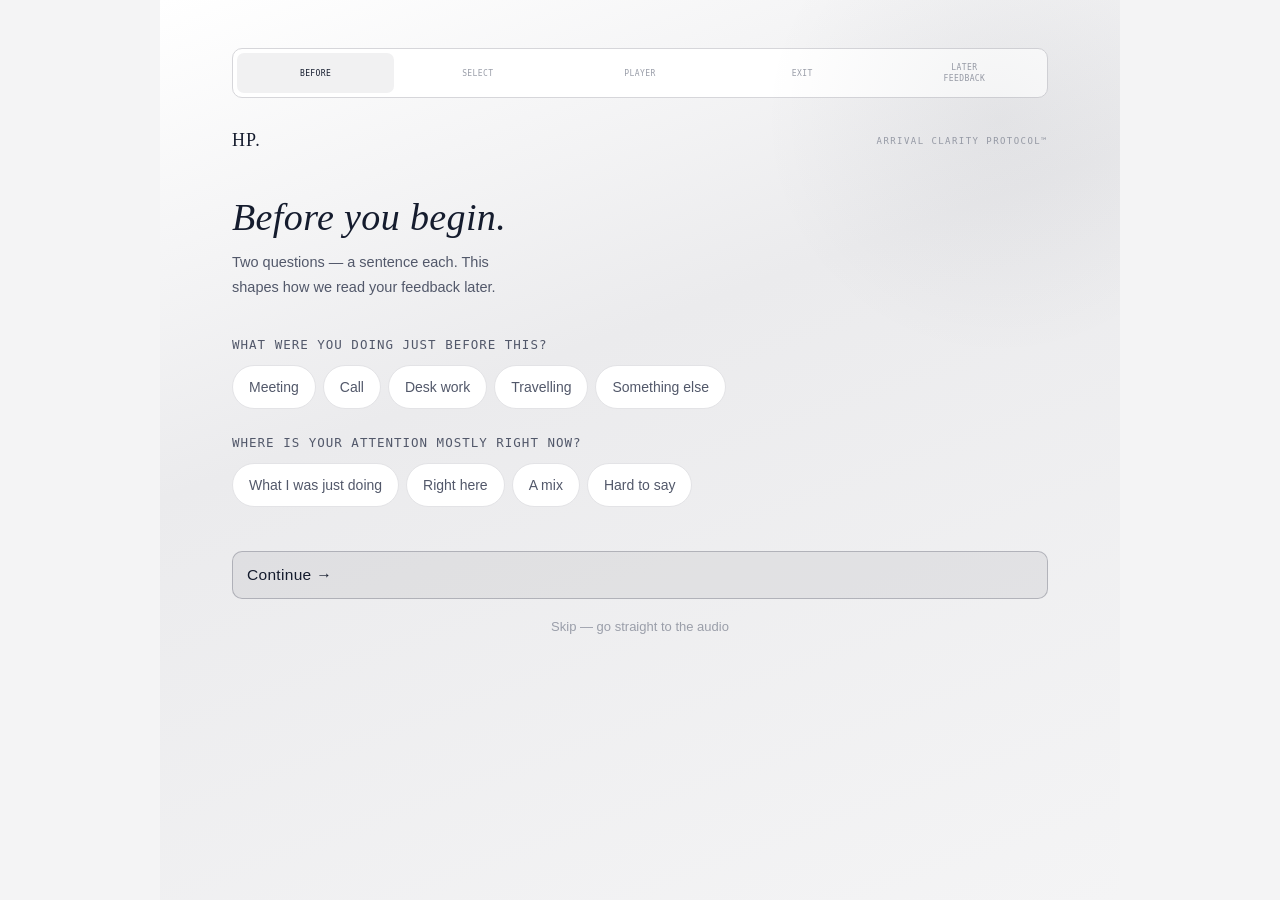
<file: index.html>
<!DOCTYPE html>
<html lang="en">
<head>
<meta charset="UTF-8">
<meta name="viewport" content="width=device-width, initial-scale=1.0">
<title>HypnoBond Private — Arrival Clarity Protocol</title>

<!-- FIX: none of these existed in the original file (Sections 10-11 of the
     implementation guide require them: no search indexing, iOS home-screen
     behaviour, and a client-side CSP floor — real CSP headers still need
     to be set at the hosting layer once deployed). -->
<meta name="robots" content="noindex, nofollow">
<meta name="theme-color" content="#F7F4F0">
<meta name="apple-mobile-web-app-capable" content="yes">
<meta http-equiv="Content-Security-Policy" content="default-src 'self'; style-src 'self' https://fonts.googleapis.com 'unsafe-inline'; font-src 'self' https://fonts.gstatic.com; img-src 'self' data:; media-src 'self' https://cdn.hypnobondprivate.com; connect-src 'self'; script-src 'self';">

<!-- FIX: fonts were loaded via a CSS @import inside <style>, which blocks
     the render tree on an extra round-trip. A <link> (with preconnect)
     can be fetched in parallel with the rest of the page. Same fonts,
     same weights — nothing about the type system changed. -->
<link rel="preconnect" href="https://fonts.googleapis.com">
<link rel="preconnect" href="https://fonts.gstatic.com" crossorigin>
<link href="https://fonts.googleapis.com/css2?family=Cormorant+Garamond:ital,wght@0,300;0,400;0,500;1,300;1,400&family=Inter:wght@300;400;500&family=IBM+Plex+Mono:wght@400;500&display=swap" rel="stylesheet">

<link rel="stylesheet" href="styles/main.css">
</head>
<body>
<div class="shell">

  <!-- ══ PREVIEW NAV — testing/demo aid only. Lets a real end user jump
       straight to any screen, including mid-audio or skipping the
       reminder step, which breaks the intended linear QR-scan flow (and
       the "no browser navigation between screens" rule in Section 4 of
       the implementation guide). Remove this block before any real
       deployment. Real buttons + aria-current so it's at least keyboard-
       usable while it's here for testing. ══ -->
  <nav class="previewnav" aria-label="Preview: jump to screen">
    <button class="navbtn active" type="button" data-go="0">Before</button>
    <button class="navbtn" type="button" data-go="1">Select</button>
    <button class="navbtn" type="button" data-go="2">Player</button>
    <button class="navbtn" type="button" data-go="3">Exit</button>
    <a class="navbtn" href="reflect.html?id=preview">Later<br>Feedback</a>
  </nav>

  <!-- ══ TOP BAR ══ -->
  <div class="topbar">
    <div class="wordmark">HP<span>.</span></div>
    <div class="tagline">Arrival Clarity Protocol™</div>
  </div>

  <!-- ══════════════════════════════════════════ -->
  <!-- SCREEN 0: BEFORE (quick pre-audio capture) -->
  <!-- ══════════════════════════════════════════ -->
  <section class="screen active" id="s0">
    <h1 class="before-title">Before you begin.</h1>
    <p class="before-sub">Two questions — a sentence each. This shapes how we read your feedback later.</p>

    <div class="q-block">
      <div class="q-label" id="qlabel-a">What were you doing just before this?</div>
      <!-- FIX: pills were <div onclick>, unreachable by keyboard (verified:
           Tab skipped over every one during review). Now real buttons with
           aria-pressed reflecting selection state, grouped for screen
           readers via aria-labelledby + role="group". -->
      <div class="pill-row" role="group" aria-labelledby="qlabel-a">
        <button class="pill" type="button" aria-pressed="false">Meeting</button>
        <button class="pill" type="button" aria-pressed="false">Call</button>
        <button class="pill" type="button" aria-pressed="false">Desk work</button>
        <button class="pill" type="button" aria-pressed="false">Travelling</button>
        <button class="pill" type="button" aria-pressed="false">Something else</button>
      </div>
    </div>

    <div class="q-block">
      <div class="q-label" id="qlabel-b">Where is your attention mostly right now?</div>
      <div class="pill-row" role="group" aria-labelledby="qlabel-b">
        <button class="pill" type="button" aria-pressed="false">What I was just doing</button>
        <button class="pill" type="button" aria-pressed="false">Right here</button>
        <button class="pill" type="button" aria-pressed="false">A mix</button>
        <button class="pill" type="button" aria-pressed="false">Hard to say</button>
      </div>
    </div>

    <button class="continue-btn" type="button" id="continueBtn">Continue →</button>
    <button class="skip-link" type="button" id="skipBtn">Skip — go straight to the audio</button>
  </section>

  <!-- ══════════════════════════════════════════ -->
  <!-- SCREEN 1: AUDIO SELECTION                 -->
  <!-- ══════════════════════════════════════════ -->
  <section class="screen" id="s1">
    <div class="sel-eyebrow">Select a direction</div>
    <h2 class="sel-title">What does this moment need?</h2>

    <!-- FIX: cards were <div onclick>, unreachable by keyboard. Now real
         buttons; aria-pressed reflects the chosen state. -->
    <div class="audio-cards" id="audioCards" role="group" aria-label="Select a direction">
      <button class="acard" type="button" id="card-1"
        data-name="Clear the Noise™" data-dur="3:30" data-seconds="210"
        data-src="https://cdn.hypnobondprivate.com/audio/clear-the-noise.mp3" aria-pressed="false">
        <div class="acard-top">
          <div class="acard-name">Clear the Noise™</div>
          <div class="acard-dur">3:30</div>
        </div>
        <div class="acard-desc">For overloaded or mentally saturated states. When too much is still running underneath.</div>
        <div class="acard-state">→ Selected</div>
      </button>

      <button class="acard" type="button" id="card-2"
        data-name="Sharpen Focus™" data-dur="3:10" data-seconds="190"
        data-src="https://cdn.hypnobondprivate.com/audio/sharpen-focus.mp3" aria-pressed="false">
        <div class="acard-top">
          <div class="acard-name">Sharpen Focus™</div>
          <div class="acard-dur">3:10</div>
        </div>
        <div class="acard-desc">For activated states. When the mind is engaged but needs cleaner directional pull before arrival.</div>
        <div class="acard-state">→ Selected</div>
      </button>

      <button class="acard" type="button" id="card-3"
        data-name="Arrive Quietly™" data-dur="4:00" data-seconds="240"
        data-src="https://cdn.hypnobondprivate.com/audio/arrive-quietly.mp3" aria-pressed="false">
        <div class="acard-top">
          <div class="acard-name">Arrive Quietly™</div>
          <div class="acard-dur">4:00</div>
        </div>
        <div class="acard-desc">For extended transit or high-demand travel. A longer sequence for deeper residue.</div>
        <div class="acard-state">→ Selected</div>
      </button>

      <button class="acard" type="button" id="card-4"
        data-name="Ground + Begin™" data-dur="2:45" data-seconds="165"
        data-src="https://cdn.hypnobondprivate.com/audio/ground-and-begin.mp3" aria-pressed="false">
        <div class="acard-top">
          <div class="acard-name">Ground + Begin™</div>
          <div class="acard-dur">2:45</div>
        </div>
        <div class="acard-desc">For compressed transitions. When the window is short and re-engagement is immediate.</div>
        <div class="acard-state">→ Selected</div>
      </button>
    </div>

    <div class="context-note">
      <strong>Not sure which?</strong> If attention feels scattered or cluttered, start with Clear the Noise™. If you feel activated and alert but need focus, Sharpen Focus™.
    </div>

    <button class="begin-btn" id="beginbtn" type="button" disabled>Begin</button>
  </section>

  <!-- ══════════════════════════════════════════ -->
  <!-- SCREEN 2: PLAYER                          -->
  <!-- ══════════════════════════════════════════ -->
  <section class="screen" id="s2">
    <div class="now-playing">
      <div class="np-eye">Now playing</div>
      <div class="np-name" id="npname">Clear the Noise™</div>
    </div>

    <div class="bigplay-wrap">
      <!-- FIX: was a <div onclick> — the single most important control on
           the page (starts the audio) and completely unreachable by
           keyboard. aria-label kept in sync with play/pause state in JS. -->
      <button class="bigplay" id="bigplay" type="button" aria-label="Play">
        <svg class="icon-play" viewBox="0 0 24 24" aria-hidden="true"><path d="M7 4l13 8-13 8z"/></svg>
        <svg class="icon-pause" viewBox="0 0 24 24" aria-hidden="true"><path d="M7 4h4v16H7zM15 4h4v16h-4z"/></svg>
      </button>
    </div>

    <div class="prog-area" id="progarea">
      <div class="prog-track">
        <div class="prog-fill" id="pfill"></div>
      </div>
      <div class="prog-time">
        <span id="tnow">0:00</span>
        <span id="tdur">3:30</span>
      </div>
    </div>

    <p class="pause-msg" id="pausemsg"></p>

    <!-- FIX: there was no <audio> element anywhere in the original file —
         the "player" was a pure JS timer with a hardcoded x7 speed
         multiplier (confirmed by testing: a 3:30 track visually finished
         in ~30 real seconds). This is the real HTML Audio API the
         implementation guide requires; src is set from the chosen card's
         data-src when Begin is pressed. Real MP3s still need to be
         supplied (see Section 14 of the guide) — until then playback
         will fail to actually produce sound, caught in JS so it never
         crashes the page. -->
    <audio id="audioEl" preload="auto" playsinline></audio>
  </section>

  <!-- ══════════════════════════════════════════ -->
  <!-- SCREEN 3: EXIT + REMINDER                 -->
  <!-- ══════════════════════════════════════════ -->
  <section class="screen" id="s3">
    <div class="exit-wrap">
      <h2 class="exit-title">That's it.</h2>
      <p class="exit-body">Continue with your day. Nothing else to do right now.</p>
    </div>

    <div class="reminder-box">
      <p class="rem-q">We'll send one or two short questions later. When suits you?</p>
      <div class="time-chips" id="tchips" role="group" aria-label="When should we send it">
        <button class="tchip" type="button" data-time="30min" aria-pressed="false">30 minutes</button>
        <button class="tchip" type="button" data-time="evening" aria-pressed="false">This evening</button>
        <button class="tchip" type="button" data-time="tomorrow" aria-pressed="false">Tomorrow</button>
        <button class="tchip" type="button" data-time="none" aria-pressed="false">Not now</button>
      </div>

      <div class="chan-reveal" id="chanreveal">
        <div class="chan-inner">
          <div class="q-label" id="qlabel-chan" style="margin-bottom:10px;">Where should we send it?</div>
          <div class="chan-row" role="group" aria-labelledby="qlabel-chan">
            <button class="cchan" type="button" data-channel="sms" aria-pressed="false">Text</button>
            <button class="cchan" type="button" data-channel="email" aria-pressed="false">Email</button>
          </div>
          <input class="input-field" id="contact" type="text" placeholder="Your number or email" autocomplete="off">
          <button class="set-btn" id="setBtn" type="button">Done</button>
        </div>
      </div>

      <p class="settled" id="settled">Set — we'll be brief.</p>
    </div>
    <p class="privacy">Stays with HypnoBond Private.<br>Nothing shared publicly.</p>
  </section>

</div><!-- /shell -->

<script src="scripts/main.js"></script>
</body>
</html>
</file>
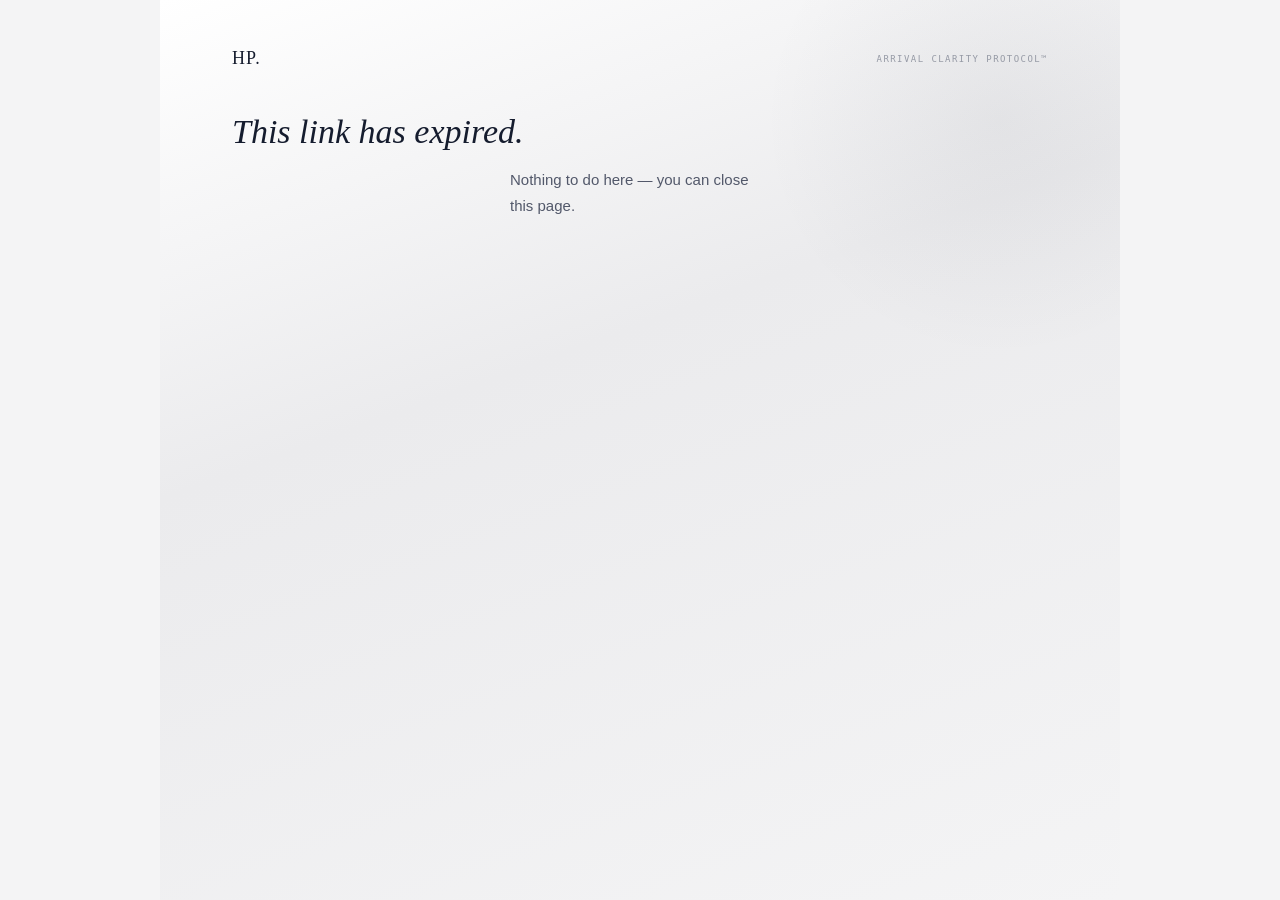
<file: reflect.html>
<!DOCTYPE html>
<html lang="en">
<head>
<meta charset="UTF-8">
<meta name="viewport" content="width=device-width, initial-scale=1.0">
<title>HypnoBond Private — A short check-in</title>
<meta name="robots" content="noindex, nofollow">
<meta name="theme-color" content="#F7F4F0">
<meta http-equiv="Content-Security-Policy" content="default-src 'self'; style-src 'self' https://fonts.googleapis.com 'unsafe-inline'; font-src 'self' https://fonts.gstatic.com; connect-src 'self'; script-src 'self';">

<link rel="preconnect" href="https://fonts.googleapis.com">
<link rel="preconnect" href="https://fonts.gstatic.com" crossorigin>
<link href="https://fonts.googleapis.com/css2?family=Cormorant+Garamond:ital,wght@0,300;0,400;0,500;1,300;1,400&family=Inter:wght@300;400;500&family=IBM+Plex+Mono:wght@400;500&display=swap" rel="stylesheet">

<link rel="stylesheet" href="styles/main.css">
</head>
<body>
<div class="shell">

  <div class="topbar">
    <div class="wordmark">HP<span>.</span></div>
    <div class="tagline">Arrival Clarity Protocol™</div>
  </div>

  <!-- FIX: this screen previously lived inside index.html as a 5th
       .screen, reachable instantly via the on-page prototype nav — the
       implementation guide (Section 4/5) is explicit that Later Feedback
       must be its own URL, opened only from the reminder link sent later.
       This is that separate page. The "link has expired" copy below is
       new (nothing like it existed before) because a standalone page now
       needs a fallback for a missing/invalid id — its wording is taken
       directly from Section 11 of the implementation guide, not invented. -->
  <section class="screen active" id="invalidScreen">
    <h1 class="exit-title">This link has expired.</h1>
    <p class="exit-body">Nothing to do here — you can close this page.</p>
  </section>

  <section class="screen" id="checkinScreen">
    <div class="fb-badge"><span class="dot"></span>A short check-in</div>

    <div id="fbsteps">
      <div class="fb-count" id="fbcount">01 / 03</div>

      <div class="fb-step show" id="fs1">
        <p class="fb-q">How much is that earlier moment still on your mind?</p>
        <p class="fb-hint">Tap anywhere on the scale.</p>
        <div class="scale-row" id="sr1" role="group" aria-label="How much is that earlier moment still on your mind?">
          <button type="button" data-value="1">1</button><button type="button" data-value="2">2</button>
          <button type="button" data-value="3">3</button><button type="button" data-value="4">4</button>
          <button type="button" data-value="5">5</button><button type="button" data-value="6">6</button>
          <button type="button" data-value="7">7</button>
        </div>
        <div class="scale-ends"><span>Not at all</span><span>Very much</span></div>
      </div>

      <div class="fb-step" id="fs2">
        <p class="fb-q">How available do you feel for what comes next?</p>
        <p class="fb-hint">Tap anywhere on the scale.</p>
        <div class="scale-row" id="sr2" role="group" aria-label="How available do you feel for what comes next?">
          <button type="button" data-value="1">1</button><button type="button" data-value="2">2</button>
          <button type="button" data-value="3">3</button><button type="button" data-value="4">4</button>
          <button type="button" data-value="5">5</button><button type="button" data-value="6">6</button>
          <button type="button" data-value="7">7</button>
        </div>
        <div class="scale-ends"><span>Not very</span><span>Fully</span></div>
      </div>

      <div class="fb-step" id="fs3">
        <p class="fb-q">Anything you noticed, if anything?</p>
        <p class="fb-hint">Only if something comes to mind — no need to analyse.</p>
        <textarea class="fb-note" id="fbNote" placeholder="Optional…"></textarea>
        <button class="send-btn" id="shareBtn" type="button">Share</button>
        <button class="skip-btn" id="nothingBtn" type="button">Nothing to add</button>
      </div>
    </div>

    <div class="thanks-wrap" id="thanks">
      <h2>Thank you — noted quietly.</h2>
      <p>Stays with HypnoBond Private.<br>Nothing shared publicly.</p>
    </div>

    <p class="privacy" id="fbpriv">Stays with HypnoBond Private.<br>Nothing shared publicly.</p>
  </section>

</div><!-- /shell -->

<script src="scripts/reflect.js"></script>
</body>
</html>
</file>
<file: styles/main.css>
/* ==========================================================================
   HYPNOBOND PRIVATE — based on HP_Landing_v5_Light_2.html
   Screen copy is unchanged from that file. This pass fixes technical/
   accessibility/performance issues found in review (see inline comments
   marked FIX), plus one deliberate palette swap: the tokens below were
   replaced with a grayscale + dark-navy scheme extracted from a reference
   image the user supplied, replacing the original warm off-white/gold
   palette. Nothing else in this file changed as a result — every rule
   still just references these same variable names.
   ========================================================================== */

/* FIX: Google Fonts loaded via <link rel="stylesheet"> in <head> instead of
   a CSS @import — @import blocks the render tree on an extra round-trip
   before the browser can even start laying out the page; a <link> (with
   preconnect) can be fetched in parallel with the rest of the HTML parse.
   Matters directly for the "loads in <3s on slow 3G" requirement. */

:root{
  /* backgrounds — neutral grayscale, from the lightest highlight in the
     reference image's flowing-ribbon texture */
  --bg:         #F4F4F5;
  --bg-mid:     #EBEBED;
  --panel:      #FFFFFF;
  --panel-2:    #E6E6E9;

  /* strokes */
  --line:       #D6D6DA;
  --line-soft:  #E3E3E6;

  /* text — dark navy, matched to the reference image's headline color */
  --text:       #151C2E;
  --text-dim:   #52586A;
  --text-faint: #9A9EA9;

  /* brand accent — same dark navy, reused for selected/active states
     (variable names kept as --gold* since every rule below references
     them; only the values changed) */
  --gold:         #151C2E;
  --gold-soft:    rgba(21,28,46,0.06);
  --gold-line:    rgba(21,28,46,0.24);
  --gold-glow:    rgba(21,28,46,0.05);

  /* type */
  --serif: 'Cormorant Garamond', Georgia, serif;
  --sans:  'Inter', sans-serif;
  --mono:  'IBM Plex Mono', monospace;
}

*{box-sizing:border-box;-webkit-tap-highlight-color:transparent;}
html,body{margin:0;padding:0;}
body{
  background:var(--bg);
  color:var(--text);
  font-family:var(--sans);
  min-height:100vh;
  display:flex;
  justify-content:center;
  align-items:flex-start;
}

/* FIX: buttons/inputs did not inherit the page font by default in v5
   (browsers use a UI font for form controls unless told otherwise), and
   nothing enforced the 13px minimum / removed native button chrome now
   that pills, cards, chips and the play button are real <button>s. */
button, input, textarea{
  font-family:inherit;
  color:inherit;
}
button{
  border:none;
  background:none;
  cursor:pointer;
  font-size:inherit;
  text-align:inherit;
}

/* ── LAYOUT ──────────────────────────────────────────────────────── */
/* IMPROVEMENT: the shell was a fixed 440px column at every viewport size —
   correct for a phone, but on a laptop/desktop/wide monitor it just sat as
   a narrow strip surrounded by empty page. It now widens in real steps
   from phone → tablet → laptop → wide desktop. A handful of rows that
   would otherwise stretch into oddly wide shapes (audio cards, the
   reminder box, the feedback scale) are capped and centred within the
   wider shell instead of growing edge-to-edge — see their own rules
   further down. */
.shell{
  width:100%;
  max-width:440px;
  min-height:100vh;
  background:linear-gradient(160deg, #FFFFFF 0%, var(--bg-mid) 40%, var(--bg) 100%);
  padding:32px 22px calc(80px + env(safe-area-inset-bottom));
  position:relative;
  overflow:hidden;
}
@media (min-width:600px){
  .shell{ max-width:600px; padding-left:36px; padding-right:36px; }
}
@media (min-width:900px){
  .shell{ max-width:760px; padding-left:56px; padding-right:56px; padding-top:48px; }
}
@media (min-width:1200px){
  .shell{ max-width:960px; padding-left:72px; padding-right:72px; }
}
@media (min-width:1600px){
  .shell{ max-width:1100px; }
}
/* ambient glow top-right */
.shell::before{
  content:'';
  position:absolute;
  top:-80px; right:-80px;
  width:320px; height:320px;
  background:radial-gradient(circle, rgba(21,28,46,0.05) 0%, transparent 70%);
  pointer-events:none;
}
@media (min-width:900px){
  .shell::before{ width:480px; height:480px; top:-120px; right:-120px; }
}

/* ══ PREVIEW NAV — testing/demo aid, not part of the real product. See the
   markup comment in index.html for why this exists and why it needs to be
   removed before any real deployment. ══ */
.previewnav{
  display:flex;
  flex-wrap:wrap;
  gap:5px;
  background:var(--panel);
  border:1px solid var(--line);
  border-radius:10px;
  padding:4px;
  margin-bottom:32px;
}
.previewnav .navbtn{
  flex:1;
  min-width:64px;
  display:block;
  text-align:center;
  text-decoration:none;
  background:none;
  color:var(--text-faint);
  font-family:var(--mono);
  font-size:8px;
  letter-spacing:.05em;
  text-transform:uppercase;
  padding:9px 3px;
  border-radius:7px;
  cursor:pointer;
  line-height:1.4;
}
.previewnav .navbtn.active{
  background:var(--gold-soft);
  color:var(--gold);
}
.previewnav .navbtn:focus-visible{
  outline:none;
  box-shadow:0 0 0 3px var(--panel), 0 0 0 5px var(--gold);
}
/* FIX ("responsiveness for small screens"): at very narrow widths (320px)
   5 items at flex:1/min-width:64px only fit 3 per row, and the leftover
   2-item row then stretched to fill the full width — wider and taller
   than row one, with uneven button sizes. Below 400px, items keep a fixed
   1/3-width basis instead of stretching, so the leftover row's buttons
   stay the same size as the row above. */
@media (max-width:400px){
  .previewnav .navbtn{
    flex:0 0 calc(33.333% - 4px);
    min-width:0;
    font-size:7.5px;
    padding:8px 3px;
  }
}

/* ── TOP BAR ─────────────────────────────────────────────────────── */
.topbar{
  display:flex;
  justify-content:space-between;
  align-items:center;
  margin-bottom:44px;
}
.wordmark{
  font-family:var(--serif);
  font-size:18px;
  font-weight:300;
  letter-spacing:0.06em;
  color:var(--text);
}
.wordmark span{color:var(--gold);}
.tagline{
  font-family:var(--mono);
  font-size:9px;
  letter-spacing:0.16em;
  color:var(--text-faint);
  text-transform:uppercase;
}

/* ── SCREEN SYSTEM ────────────────────────────────────────────────── */
.screen{display:none;}
.screen.active{display:block;animation:fadeUp 0.4s ease both;}
@keyframes fadeUp{from{opacity:0;transform:translateY(8px);}to{opacity:1;transform:translateY(0);}}

/* ── SCREEN 0: BEFORE (optional quick capture) ───────────────────── */
.before-title{
  font-family:var(--serif);
  font-size:38px;
  font-style:italic;
  font-weight:300;
  line-height:1.18;
  margin:0 0 10px;
  letter-spacing:0.01em;
}
.before-sub{
  font-size:14.5px;
  color:var(--text-dim);
  line-height:1.7;
  margin:0 0 38px;
  max-width:280px;
}
.q-block{margin-bottom:26px;}
.q-label{
  font-family:var(--mono);
  font-size:12.5px;
  letter-spacing:0.08em;
  color:var(--text-dim);
  text-transform:uppercase;
  margin-bottom:13px;
}
.pill-row{display:flex;flex-wrap:wrap;gap:7px;}
/* FIX: pills are now real <button> elements (were <div onclick>, completely
   unreachable by keyboard — confirmed by testing: Tab skipped over all of
   them). min-height added to meet the 48px touch-target minimum. */
.pill{
  min-height:44px;
  padding:9px 16px;
  border-radius:22px;
  border:1px solid var(--line-soft);
  background:var(--panel);
  color:var(--text-dim);
  font-size:14px;
  cursor:pointer;
  transition:all 0.18s;
  font-family:var(--sans);
}
/* FIX: hover colour #2E4055 (navy) was not part of this file's own palette
   at all — replaced with the brand's own gold-line token. */
.pill:hover{border-color:var(--gold-line);}
.pill:active{background:var(--gold-glow);}
.pill.sel{
  border-color:var(--gold-line);
  background:var(--gold-soft);
  color:var(--gold);
}
/* FIX: no element in the original file had a visible focus indicator other
   than a subtle border tint on the two text inputs; every other control —
   including the ones that were already real <button>s — relied on
   whatever the browser happened to do. One consistent ring, reused
   everywhere below. */
.pill:focus-visible{
  outline:none;
  box-shadow:0 0 0 3px var(--panel), 0 0 0 5px var(--gold);
}
.skip-link{
  display:block;
  width:100%;
  text-align:center;
  font-size:13px;
  color:var(--text-faint);
  cursor:pointer;
  margin-top:10px;
  font-family:var(--sans);
  padding:10px;
}
.skip-link:hover{color:var(--text-dim);}
.skip-link:focus-visible{
  outline:none;
  box-shadow:0 0 0 3px var(--bg), 0 0 0 5px var(--gold);
  border-radius:6px;
}
.continue-btn{
  width:100%;
  padding:14px;
  border-radius:10px;
  border:1px solid var(--gold-line);
  background:var(--gold-soft);
  color:var(--gold);
  font-family:var(--sans);
  font-size:15.5px;
  font-weight:500;
  cursor:pointer;
  margin-top:18px;
  transition:background 0.2s;
  letter-spacing:0.02em;
}
.continue-btn:hover{background:rgba(21,28,46,0.20);}
.continue-btn:focus-visible{
  outline:none;
  box-shadow:0 0 0 3px var(--bg), 0 0 0 5px var(--gold);
}

/* ── DIVIDER ──────────────────────────────────────────────────────── */
.rule{
  height:1px;
  background:linear-gradient(90deg, transparent, var(--line-soft) 30%, var(--line-soft) 70%, transparent);
  margin:36px 0;
}

/* ── SCREEN 1: AUDIO SELECTION ───────────────────────────────────── */
.sel-eyebrow{
  font-family:var(--mono);
  font-size:11px;
  letter-spacing:0.1em;
  color:var(--text-dim);
  text-transform:uppercase;
  margin-bottom:7px;
}
.sel-title{
  font-family:var(--serif);
  font-size:36px;
  font-style:italic;
  font-weight:300;
  line-height:1.18;
  margin:0 0 28px;
}
.audio-cards{display:flex;flex-direction:column;gap:10px;margin-bottom:28px;}
/* IMPROVEMENT: on a wider shell, four cards stacked in one column each
   stretch edge-to-edge into an oddly wide single strip. A 2-column grid
   uses the extra room instead of just stretching each card wider. */
@media (min-width:760px){
  .audio-cards{display:grid;grid-template-columns:1fr 1fr;gap:12px;}
}
/* FIX: cards are now real <button>s (were <div onclick>, unreachable by
   keyboard). display:block + width:100%/text-align:left restore the
   original visual layout since <button> defaults differ from <div>. */
.acard{
  display:block;
  width:100%;
  background:var(--panel);
  border:1px solid var(--line-soft);
  border-radius:12px;
  padding:18px 16px;
  cursor:pointer;
  transition:border-color 0.22s, background 0.22s;
  position:relative;
  overflow:hidden;
  text-align:left;
}
.acard::after{
  content:'';
  position:absolute;
  top:0; left:0;
  width:3px; height:100%;
  background:var(--gold);
  opacity:0;
  transition:opacity 0.22s;
}
.acard.chosen{
  border-color:var(--gold-line);
  background:linear-gradient(135deg, var(--gold-soft), transparent 60%), var(--panel-2);
}
.acard.chosen::after{opacity:1;}
.acard:focus-visible{
  outline:none;
  box-shadow:0 0 0 3px var(--bg), 0 0 0 5px var(--gold);
}
.acard-top{display:flex;justify-content:space-between;align-items:baseline;margin-bottom:6px;}
.acard-name{font-family:var(--serif);font-size:19px;font-weight:400;letter-spacing:0.01em;}
.acard-dur{
  font-family:var(--mono);
  font-size:11.5px;
  color:var(--text-dim);
}
.acard-desc{font-size:14px;color:var(--text-dim);line-height:1.55;}
.acard-state{
  margin-top:10px;
  font-family:var(--mono);
  font-size:9px;
  letter-spacing:0.1em;
  text-transform:uppercase;
  color:var(--gold);
  opacity:0;
  transition:opacity 0.22s;
}
.acard.chosen .acard-state{opacity:1;}

.context-note{
  background:var(--panel);
  border:1px solid var(--line);
  border-radius:10px;
  padding:14px 16px;
  font-size:14px;
  color:var(--text-dim);
  line-height:1.6;
  margin-bottom:24px;
}
.context-note strong{color:var(--text);font-weight:500;}

.begin-btn{
  width:100%;
  padding:16px;
  border-radius:10px;
  border:1px solid var(--gold-line);
  background:var(--gold-soft);
  color:var(--gold);
  font-family:var(--serif);
  font-size:19.5px;
  font-weight:400;
  font-style:italic;
  cursor:pointer;
  transition:background 0.22s;
  letter-spacing:0.02em;
}
.begin-btn:hover{background:rgba(21,28,46,.22);}
.begin-btn:disabled{opacity:0.35;cursor:default;pointer-events:none;}
.begin-btn:focus-visible{
  outline:none;
  box-shadow:0 0 0 3px var(--bg), 0 0 0 5px var(--gold);
}

/* ── SCREEN 2: PLAYER ────────────────────────────────────────────── */
.now-playing{
  text-align:center;
  margin-bottom:48px;
  padding-top:10px;
}
.np-eye{
  font-family:var(--mono);
  font-size:10.5px;
  letter-spacing:0.13em;
  color:var(--text-dim);
  text-transform:uppercase;
  margin-bottom:10px;
}
.np-name{
  font-family:var(--serif);
  font-size:29px;
  font-style:italic;
  font-weight:300;
  color:var(--text);
}
.bigplay-wrap{
  display:flex;
  flex-direction:column;
  align-items:center;
  margin-bottom:40px;
}
/* FIX: was a <div onclick>, the single most important control on the whole
   page (starts the audio) and completely unreachable by keyboard. Now a
   real <button> with an aria-label kept in sync with play/pause state. */
.bigplay{
  width:110px; height:110px;
  border-radius:50%;
  border:1px solid var(--gold-line);
  background:radial-gradient(circle at 50% 40%, rgba(21,28,46,0.18), rgba(21,28,46,0.03) 70%);
  display:flex; align-items:center; justify-content:center;
  cursor:pointer;
  position:relative;
  z-index:1; /* keeps the button above its own ::before breathing ring */
  transition:transform 0.25s ease, box-shadow 0.3s ease;
}
.bigplay:hover{transform:scale(1.03);}
.bigplay:focus-visible{
  outline:none;
  box-shadow:0 0 0 4px var(--bg), 0 0 0 7px var(--gold);
}
/* breathing ring — idle only, stopped while playing (Section 9 of the
   implementation guide) */
.bigplay::before{
  content:'';
  position:absolute;
  inset:-16px;
  border-radius:50%;
  border:1px solid rgba(21,28,46,0.18);
  animation:breathe 5s ease-in-out infinite;
}
.bigplay.playing::before{animation:none;opacity:0;}
@keyframes breathe{0%,100%{transform:scale(1);opacity:0.6;}50%{transform:scale(1.08);opacity:0.12;}}
.bigplay svg{width:28px;height:28px;fill:var(--gold);}
.bigplay .icon-pause{display:none;}
.bigplay.playing .icon-play{display:none;}
.bigplay.playing .icon-pause{display:block;}
.bigplay.playing{box-shadow:0 0 40px rgba(21,28,46,0.12);}

.prog-area{width:100%;margin-bottom:10px;}
.prog-track{
  height:1px;
  background:var(--line-soft);
  border-radius:1px;
  position:relative;
}
.prog-fill{
  height:100%;
  width:0%;
  background:var(--gold);
  border-radius:1px;
  transition:width 0.25s linear;
  position:relative;
}
.prog-fill::after{
  content:'';
  position:absolute;
  right:-5px; top:-4px;
  width:9px; height:9px;
  border-radius:50%;
  background:var(--gold);
  opacity:0;
  transition:opacity 0.25s;
}
.playing .prog-fill::after{opacity:1;}
.prog-time{
  display:flex;
  justify-content:space-between;
  margin-top:10px;
  font-family:var(--mono);
  font-size:10px;
  color:var(--text-faint);
}

.pause-msg{
  text-align:center;
  font-size:12.5px;
  color:var(--text-faint);
  font-style:italic;
  margin-top:22px;
  font-family:var(--serif);
  min-height:20px;
  transition:opacity 0.3s;
}

/* ── SCREEN 3: EXIT (no rating) ──────────────────────────────────── */
.exit-wrap{
  text-align:center;
  padding:52px 8px 0;
}
.exit-title{
  font-family:var(--serif);
  font-size:34px;
  font-style:italic;
  font-weight:300;
  margin:0 0 16px;
}
.exit-body{
  font-size:15px;
  color:var(--text-dim);
  line-height:1.75;
  max-width:260px;
  margin:0 auto 48px;
}
.reminder-box{
  background:var(--panel);
  border:1px solid var(--line-soft);
  border-radius:14px;
  padding:22px 18px;
  text-align:left;
}
/* IMPROVEMENT: caps the box on a wide shell instead of letting its chips/
   channel buttons/input stretch edge-to-edge into an oddly wide strip. */
@media (min-width:760px){
  .reminder-box{ max-width:440px; margin:0 auto; }
}
.rem-q{
  font-size:14.5px;
  color:var(--text-dim);
  line-height:1.6;
  margin-bottom:16px;
}
.time-chips{display:flex;flex-wrap:wrap;gap:8px;margin-bottom:0;}
/* FIX: chips were <div onclick> — unreachable by keyboard. */
.tchip{
  min-height:44px;
  padding:10px 16px;
  border-radius:22px;
  border:1px solid var(--line-soft);
  background:var(--panel-2);
  color:var(--text-dim);
  font-size:14.5px;
  cursor:pointer;
  transition:all 0.17s;
  font-family:var(--sans);
}
.tchip.sel{
  border-color:var(--gold-line);
  background:var(--gold-soft);
  color:var(--gold);
}
.tchip:focus-visible{
  outline:none;
  box-shadow:0 0 0 3px var(--panel), 0 0 0 5px var(--gold);
}
.chan-reveal{
  max-height:0;
  overflow:hidden;
  transition:max-height 0.45s ease;
}
.chan-reveal.open{max-height:280px;}
.chan-inner{padding-top:18px;}
.chan-row{display:flex;gap:8px;margin-bottom:12px;}
/* FIX: channel buttons were <div onclick> — unreachable by keyboard. */
.cchan{
  flex:1;
  min-height:44px;
  padding:11px;
  border-radius:9px;
  border:1px solid var(--line-soft);
  background:var(--panel-2);
  color:var(--text-dim);
  font-size:14.5px;
  text-align:center;
  cursor:pointer;
  transition:all 0.17s;
}
.cchan.sel{border-color:var(--gold-line);background:var(--gold-soft);color:var(--gold);}
.cchan:focus-visible{
  outline:none;
  box-shadow:0 0 0 3px var(--panel-2), 0 0 0 5px var(--gold);
}
.input-field{
  width:100%;
  background:var(--panel-2);
  border:1px solid var(--line-soft);
  border-radius:9px;
  color:var(--text);
  font-family:var(--sans);
  font-size:15px;
  padding:13px 14px;
  margin-bottom:12px;
}
.input-field::placeholder{color:var(--text-faint);}
.input-field:focus-visible{outline:none;border-color:var(--gold-line);box-shadow:0 0 0 3px var(--gold-soft);}
.set-btn{
  width:100%;
  padding:13px;
  border-radius:9px;
  border:1px solid var(--gold-line);
  background:var(--gold-soft);
  color:var(--gold);
  font-family:var(--sans);
  font-size:15px;
  font-weight:500;
  cursor:pointer;
  transition:background 0.2s;
}
.set-btn:hover{background:rgba(21,28,46,.22);}
.set-btn:disabled{opacity:0.35;cursor:default;pointer-events:none;}
.set-btn:focus-visible{outline:none;box-shadow:0 0 0 3px var(--panel-2), 0 0 0 5px var(--gold);}
.settled{
  display:none;
  text-align:center;
  padding:16px 0 0;
  font-family:var(--serif);
  font-style:italic;
  font-size:15px;
  color:var(--text-dim);
  animation:fadeUp 0.4s;
}
.settled.show{display:block;}
.privacy{
  text-align:center;
  font-size:11.5px;
  color:var(--text-faint);
  margin-top:18px;
  line-height:1.7;
}

/* ── SCREEN 4: LATER FEEDBACK (reflect.html — separate page/URL) ──── */
.fb-badge{
  display:inline-flex;
  align-items:center;
  gap:7px;
  font-family:var(--mono);
  font-size:10.5px;
  letter-spacing:0.1em;
  color:var(--text-dim);
  text-transform:uppercase;
  margin-bottom:24px;
}
.fb-badge .dot{
  width:5px; height:5px;
  border-radius:50%;
  background:var(--gold);
  animation:dotPulse 1.6s ease-in-out infinite;
}
@keyframes dotPulse{0%,100%{opacity:1;}50%{opacity:0.3;}}
/* IMPROVEMENT: caps the check-in content on a wide shell so the 7-button
   scale and textarea don't stretch edge-to-edge into an oddly wide strip. */
@media (min-width:760px){
  #fbsteps{ max-width:440px; margin:0 auto; }
}
.fb-step{display:none;}
.fb-step.show{display:block;animation:fadeUp 0.35s ease;}
.fb-count{
  font-family:var(--mono);
  font-size:11.5px;
  color:var(--text-dim);
  letter-spacing:0.08em;
  margin-bottom:12px;
}
.fb-q{
  font-family:var(--serif);
  font-size:26px;
  font-style:italic;
  font-weight:300;
  line-height:1.3;
  margin:0 0 8px;
}
.fb-hint{font-size:13.5px;color:var(--text-dim);margin:0 0 28px;}
.scale-row{display:flex;gap:5px;}
.scale-row button{
  flex:1;
  height:50px;
  border-radius:9px;
  border:1px solid var(--line-soft);
  background:var(--panel);
  color:var(--text-dim);
  font-family:var(--mono);
  font-size:13.5px;
  cursor:pointer;
  transition:all 0.15s;
}
.scale-row button:hover{border-color:var(--gold-line);}
.scale-row button.sel{
  border-color:var(--gold-line);
  background:var(--gold-soft);
  color:var(--gold);
}
.scale-row button:focus-visible{
  outline:none;
  box-shadow:0 0 0 3px var(--bg), 0 0 0 5px var(--gold);
}
.scale-ends{
  display:flex;
  justify-content:space-between;
  margin-top:8px;
  font-size:12.5px;
  color:var(--text-dim);
}
.fb-note{
  width:100%;
  background:var(--panel);
  border:1px solid var(--line-soft);
  border-radius:9px;
  color:var(--text);
  font-family:var(--sans);
  font-size:15px;
  padding:13px 14px;
  resize:none;
  min-height:70px;
  margin-bottom:14px;
}
.fb-note::placeholder{color:var(--text-faint);}
.fb-note:focus-visible{outline:none;border-color:var(--gold-line);box-shadow:0 0 0 3px var(--gold-soft);}
.send-btn{
  width:100%;
  padding:13px;
  border-radius:9px;
  border:1px solid var(--gold-line);
  background:var(--gold-soft);
  color:var(--gold);
  font-family:var(--sans);
  font-size:15px;
  font-weight:500;
  cursor:pointer;
  transition:background 0.2s;
  margin-bottom:10px;
}
.send-btn:hover{background:rgba(21,28,46,.22);}
.send-btn:focus-visible{outline:none;box-shadow:0 0 0 3px var(--bg), 0 0 0 5px var(--gold);}
.skip-btn{
  display:block;
  width:100%;
  text-align:center;
  font-size:13px;
  color:var(--text-faint);
  cursor:pointer;
  font-family:var(--sans);
  padding:8px;
}
.skip-btn:hover{color:var(--text-dim);}
.skip-btn:focus-visible{outline:none;box-shadow:0 0 0 3px var(--bg), 0 0 0 5px var(--gold);border-radius:6px;}
.thanks-wrap{display:none;text-align:center;padding:60px 10px;}
.thanks-wrap.show{display:block;animation:fadeUp 0.4s;}
.thanks-wrap h2{
  font-family:var(--serif);
  font-style:italic;
  font-weight:300;
  font-size:29px;
  margin:0 0 12px;
}
.thanks-wrap p{font-size:14.5px;color:var(--text-dim);}

/* FIX: no reduced-motion handling existed anywhere in the original file —
   the breathing ring and every screen/step transition ran unconditionally
   for everyone, including users who've asked their OS not to. */
@media (prefers-reduced-motion: reduce){
  .screen.active,
  .fb-step.show,
  .settled,
  .thanks-wrap.show{animation-duration:0.01s;}
  .bigplay::before{animation-duration:0.01s;}
  .fb-badge .dot{animation-duration:0.01s;}
  *{transition-duration:0.01s !important;}
}
</file>
